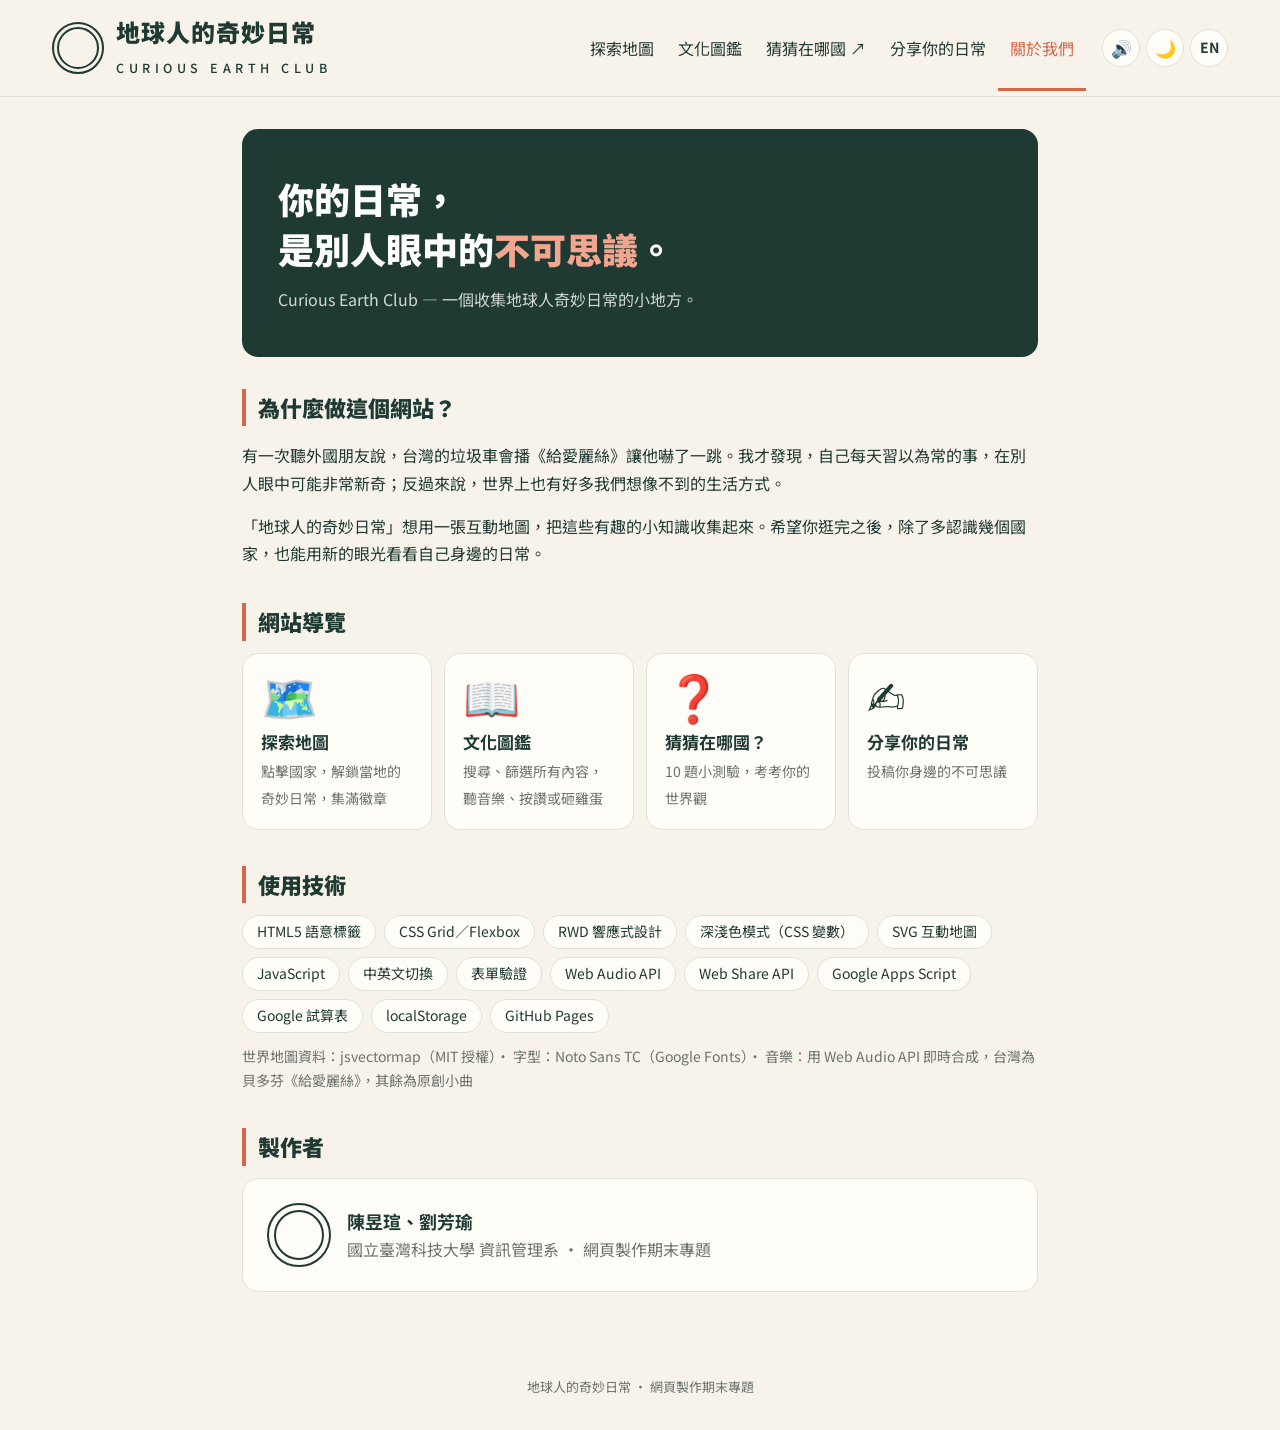
<file: about.html>
<!DOCTYPE html>
<html lang="zh-Hant">
<head>
<meta charset="UTF-8">
<meta name="viewport" content="width=device-width, initial-scale=1">
<title data-i18n="title.about">關於我們｜地球人的奇妙日常</title>
<link rel="preconnect" href="https://fonts.googleapis.com">
<link rel="preconnect" href="https://fonts.gstatic.com" crossorigin>
<link href="https://fonts.googleapis.com/css2?family=Noto+Sans+TC:wght@400;500;700;900&display=swap" rel="stylesheet">
<link rel="stylesheet" href="style.css?v=20261113j">
<!-- 先套用深淺色，避免畫面閃一下 -->
<script>
  try {
    document.documentElement.dataset.theme = localStorage.getItem("theme") ||
      (matchMedia("(prefers-color-scheme: dark)").matches ? "dark" : "light");
  } catch (e) {}
</script>
</head>
<body>

<header class="site-header">
  <div class="inner">
    <a class="brand" href="index.html">
      <span class="logo" aria-hidden="true"></span>
      <span>
        <span class="brand-name" data-i18n="brand">地球人的奇妙日常</span>
        <span class="brand-en">CURIOUS EARTH CLUB</span>
      </span>
    </a>
    <nav class="site-nav" aria-label="主選單" data-i18n-aria="nav.label">
      <a href="index.html" data-i18n="nav.map">探索地圖</a>
      <a href="culture.html" data-i18n="nav.culture">文化圖鑑</a>
      <a href="quiz.html" data-i18n="nav.quiz">猜猜在哪國 ↗</a>
      <a href="share.html" data-i18n="nav.share">分享你的日常</a>
      <a href="about.html" class="active" aria-current="page" data-i18n="nav.about">關於我們</a>
    </nav>
  </div>
</header>

<main class="page about">
  <div class="slogan-block">
    <p class="big" data-i18n-html="hero.title">你的日常，<br>是別人眼中的<em>不可思議</em>。</p>
    <p class="small" data-i18n="about.tagline">Curious Earth Club — 一個收集地球人奇妙日常的小地方。</p>
  </div>

  <section>
    <h2 data-i18n="about.whyTitle">為什麼做這個網站？</h2>
    <p data-i18n="about.why1">有一次聽外國朋友說，台灣的垃圾車會播《給愛麗絲》讓他嚇了一跳。我才發現，自己每天習以為常的事，在別人眼中可能非常新奇；反過來說，世界上也有好多我們想像不到的生活方式。</p>
    <p data-i18n="about.why2">「地球人的奇妙日常」想用一張互動地圖，把這些有趣的小知識收集起來。希望你逛完之後，除了多認識幾個國家，也能用新的眼光看看自己身邊的日常。</p>
  </section>

  <section>
    <h2 data-i18n="about.guideTitle">網站導覽</h2>
    <div class="feature-grid">
      <a class="card" href="index.html"><span class="big-emoji">🗺️</span><b data-i18n="map.full">探索地圖</b><span class="d" data-i18n="about.f1">點擊國家，解鎖當地的奇妙日常，集滿徽章</span></a>
      <a class="card" href="culture.html"><span class="big-emoji">📖</span><b data-i18n="culture.full">文化圖鑑</b><span class="d" data-i18n="about.f2">搜尋、篩選所有內容，聽音樂、按讚或砸雞蛋</span></a>
      <a class="card" href="quiz.html"><span class="big-emoji">❓</span><b data-i18n="quiz.title">猜猜在哪國</b><span class="d" data-i18n="about.f3">10 題小測驗，考考你的世界觀</span></a>
      <a class="card" href="share.html"><span class="big-emoji">✍️</span><b data-i18n="share.full">分享你的日常</b><span class="d" data-i18n="about.f4">投稿你身邊的不可思議</span></a>
    </div>
  </section>

  <section>
    <h2 data-i18n="about.techTitle">使用技術</h2>
    <div class="badges">
      <span data-i18n="tech.semantic">HTML5 語意標籤</span><span>CSS Grid／Flexbox</span><span data-i18n="tech.rwd">RWD 響應式設計</span>
      <span data-i18n="tech.dark">深淺色模式（CSS 變數）</span><span data-i18n="tech.svg">SVG 互動地圖</span><span>JavaScript</span>
      <span data-i18n="tech.i18n">中英文切換</span><span data-i18n="tech.form">表單驗證</span><span>Web Audio API</span><span>Web Share API</span>
      <span>Google Apps Script</span><span data-i18n="tech.sheets">Google 試算表</span><span>localStorage</span><span>GitHub Pages</span>
    </div>
    <p class="credits" data-i18n="about.credits">世界地圖資料：jsvectormap（MIT 授權）· 字型：Noto Sans TC（Google Fonts）· 音樂：用 Web Audio API 即時合成，台灣為貝多芬《給愛麗絲》，其餘為原創小曲</p>
  </section>


  <section>
    <h2 data-i18n="about.makerTitle">製作者</h2>
    <div class="card maker">
      <span class="logo" aria-hidden="true"></span>
      <div>
        <b class="maker-names">陳昱瑄、劉芳瑜</b><br>
        <span class="muted" data-i18n="about.school">國立臺灣科技大學 資訊管理系 · 網頁製作期末專題</span>
      </div>
    </div>
  </section>
</main>

<footer class="site-footer" data-i18n="footer">地球人的奇妙日常 · 網頁製作期末專題</footer>

<script src="data.js?v=20261113j"></script>
<script src="i18n.js?v=20261113j"></script>
<script src="app.js?v=20261113j"></script>
</body>
</html>
</file>
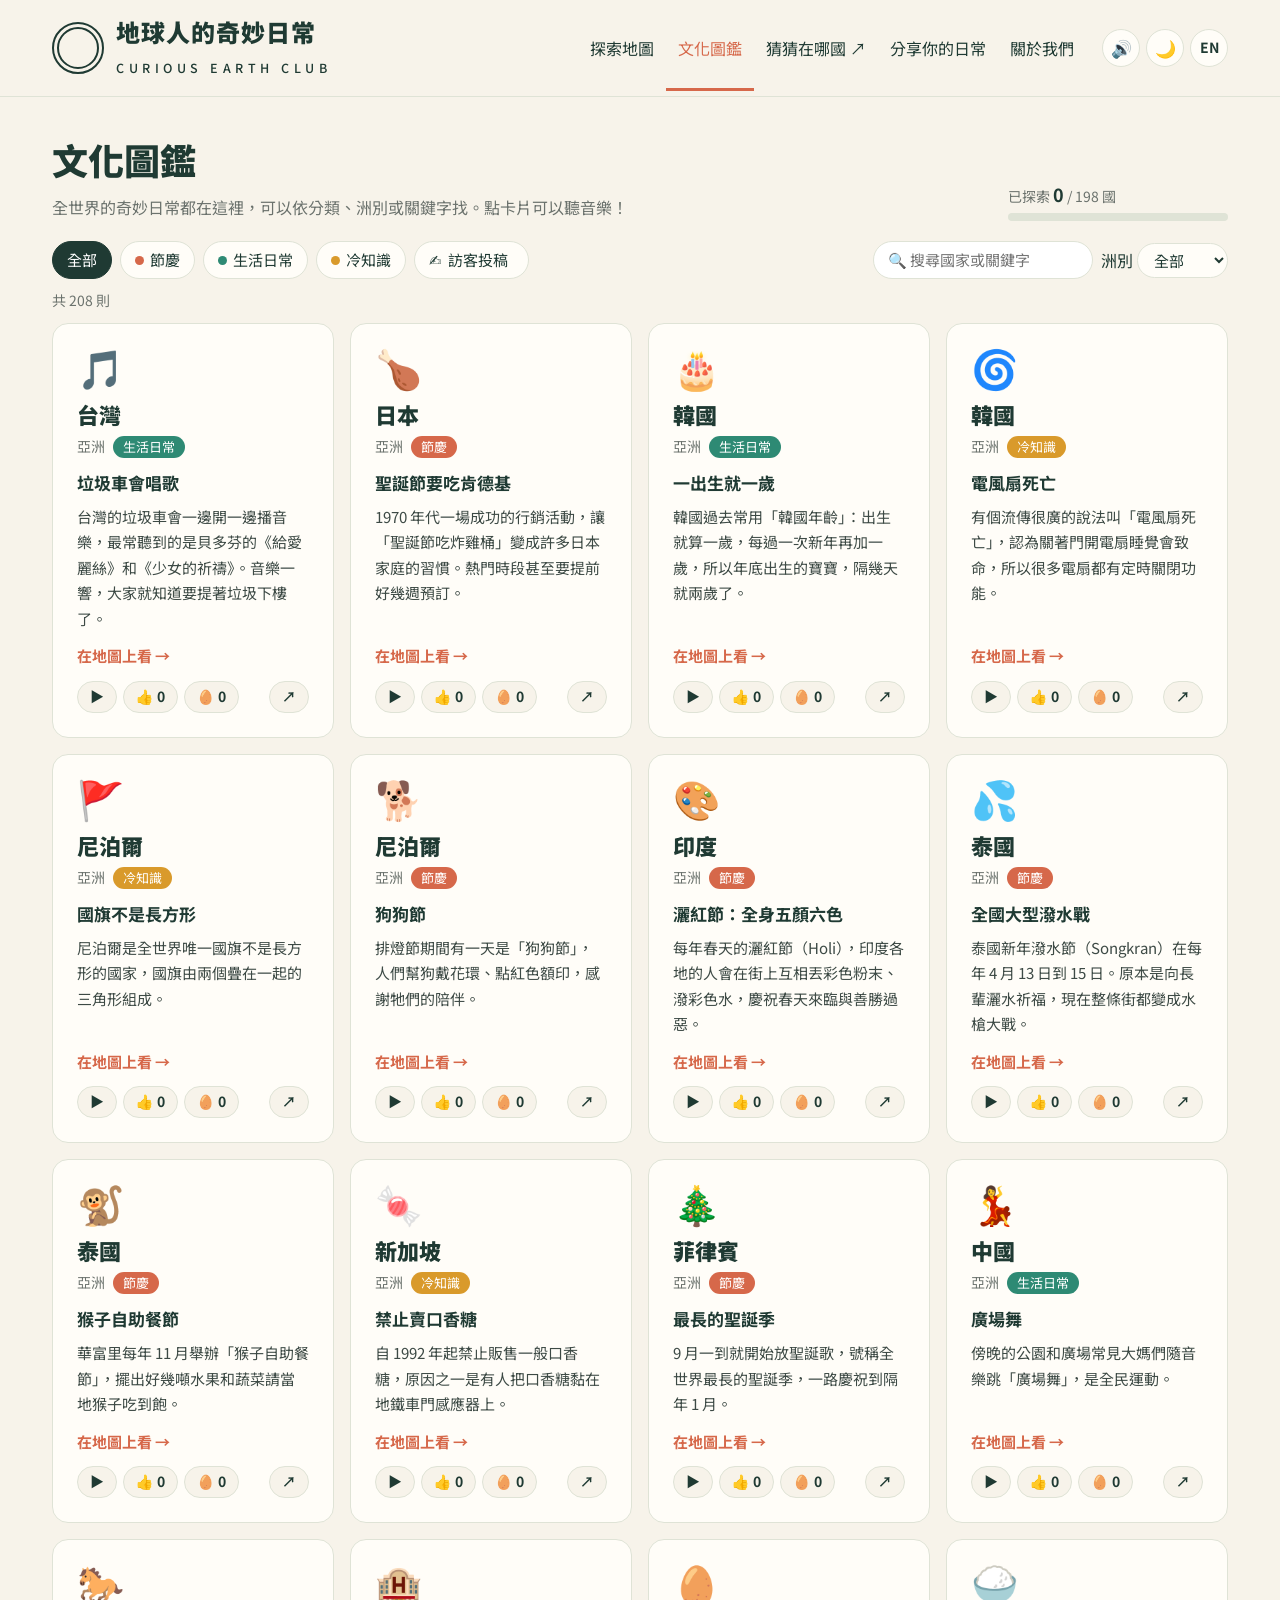
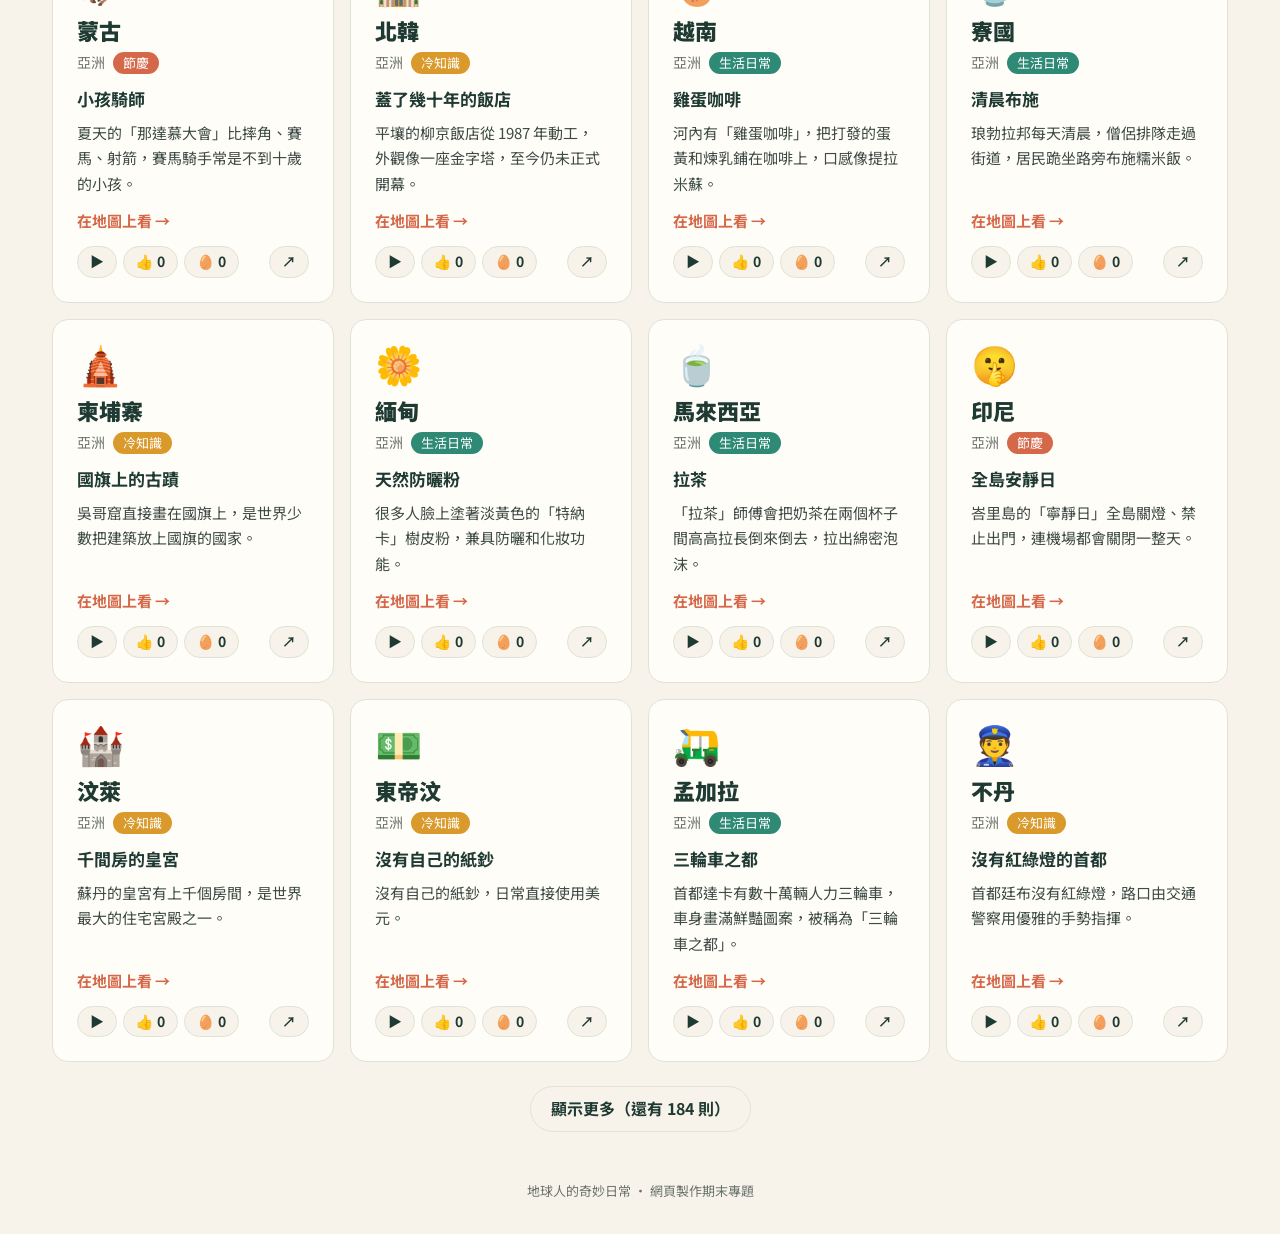
<file: culture.html>
<!DOCTYPE html>
<html lang="zh-Hant">
<head>
<meta charset="UTF-8">
<meta name="viewport" content="width=device-width, initial-scale=1">
<title data-i18n="title.culture">文化圖鑑｜地球人的奇妙日常</title>
<link rel="preconnect" href="https://fonts.googleapis.com">
<link rel="preconnect" href="https://fonts.gstatic.com" crossorigin>
<link href="https://fonts.googleapis.com/css2?family=Noto+Sans+TC:wght@400;500;700;900&display=swap" rel="stylesheet">
<link rel="stylesheet" href="style.css?v=20261113j">
<!-- 先套用深淺色，避免畫面閃一下 -->
<script>
  try {
    document.documentElement.dataset.theme = localStorage.getItem("theme") ||
      (matchMedia("(prefers-color-scheme: dark)").matches ? "dark" : "light");
  } catch (e) {}
</script>
</head>
<body>

<header class="site-header">
  <div class="inner">
    <a class="brand" href="index.html">
      <span class="logo" aria-hidden="true"></span>
      <span>
        <span class="brand-name" data-i18n="brand">地球人的奇妙日常</span>
        <span class="brand-en">CURIOUS EARTH CLUB</span>
      </span>
    </a>
    <nav class="site-nav" aria-label="主選單" data-i18n-aria="nav.label">
      <a href="index.html" data-i18n="nav.map">探索地圖</a>
      <a href="culture.html" class="active" aria-current="page" data-i18n="nav.culture">文化圖鑑</a>
      <a href="quiz.html" data-i18n="nav.quiz">猜猜在哪國 ↗</a>
      <a href="share.html" data-i18n="nav.share">分享你的日常</a>
      <a href="about.html" data-i18n="nav.about">關於我們</a>
    </nav>
  </div>
</header>

<main class="page">
  <div class="page-head">
    <div>
      <h1 data-i18n="culture.full">文化圖鑑</h1>
      <p data-i18n="culture.sub">收集全世界的奇妙日常，看看你已經解鎖了幾張。點卡片可以聽音樂！</p>
    </div>
    <div class="progress">
      <div class="progress-label" id="progress-label"></div>
      <div class="bar"><span id="bar"></span></div>
    </div>
  </div>

  <div class="toolbar" role="group" aria-label="篩選" data-i18n-aria="filter.label">
    <button class="chip" data-filter="all" aria-pressed="true" data-i18n="filter.all">全部</button>
    <button class="chip" data-filter="festival" aria-pressed="false"><span class="dot" style="background:var(--festival)"></span><span data-i18n="cat.festival">節慶</span></button>
    <button class="chip" data-filter="daily" aria-pressed="false"><span class="dot" style="background:var(--daily)"></span><span data-i18n="cat.daily">生活日常</span></button>
    <button class="chip" data-filter="trivia" aria-pressed="false"><span class="dot" style="background:var(--trivia)"></span><span data-i18n="cat.trivia">冷知識</span></button>
    <button class="chip" data-filter="community" aria-pressed="false">✍️ <span data-i18n="card.visitor">訪客投稿</span> <span id="community-count"></span></button>
    <span class="spacer"></span>
    <input type="search" class="search small" id="search" data-i18n-placeholder="culture.search" placeholder="搜尋國家或關鍵字" autocomplete="off">
    <label><span data-i18n="culture.continent">洲別</span>
      <select id="continent">
        <option value="all" data-i18n="filter.all">全部</option>
        <option value="亞洲" data-i18n="cont.asia">亞洲</option>
        <option value="歐洲" data-i18n="cont.europe">歐洲</option>
        <option value="美洲" data-i18n="cont.americas">美洲</option>
        <option value="非洲" data-i18n="cont.africa">非洲</option>
        <option value="大洋洲" data-i18n="cont.oceania">大洋洲</option>
      </select>
    </label>
  </div>

  <p class="result-count" id="result-count"></p>
  <section class="grid" id="grid" aria-live="polite"></section>
  <div class="more-wrap"><button class="btn ghost" id="more" hidden></button></div>
</main>

<footer class="site-footer" data-i18n="footer">地球人的奇妙日常 · 網頁製作期末專題</footer>

<script src="data.js?v=20261113j"></script>
<script src="i18n.js?v=20261113j"></script>
<script src="app.js?v=20261113j"></script>
<script>
const explored = loadExplored();
const PAGE = 24;          // 一次顯示幾張，按「顯示更多」再多 24 張
let cat = "all";
let continent = "all";
let query = "";
let shown = PAGE;
let submissions = [];

function matches(text) { return !query || String(text).toLowerCase().includes(query); }

function render() {
  const facts = cat === "community" ? [] : FACTS.filter(f => {
    const c = COUNTRIES[f.code];
    return (cat === "all" || f.cat === cat) && (continent === "all" || c.continent === continent) &&
      (matches(c.name) || matches(c.en) || matches(f.title) || matches(f.fact) || matches(f.en.title) || matches(f.en.fact));
  });
  const community = submissions.filter(s =>
    (cat === "all" || cat === "community" || s.category === cat) &&
    (continent === "all" || s.continent === continent) &&
    (matches(s.country) || matches(s.title) || matches(s.content)));

  // 訪客投稿排在前面，再來是國家小知識
  const cards = [...community.map(s => () => submissionCard(s)), ...facts.map(f => () => factCard(f, explored.has(f.code)))];
  const grid = document.getElementById("grid");
  grid.innerHTML = cards.length
    ? cards.slice(0, shown).map(make => make()).join("")
    : `<p class="empty">${t("culture.empty")} <a href="share.html">${t("culture.emptyLink")}</a></p>`;

  const more = document.getElementById("more");
  more.hidden = cards.length <= shown;
  more.textContent = t("culture.more", { n: cards.length - shown });
  document.getElementById("result-count").textContent = cards.length ? t("culture.count", { n: cards.length }) : "";

  document.getElementById("progress-label").innerHTML =
    t("culture.progress", { n: `<strong>${explored.size}</strong>`, total: CODES.length });
  document.getElementById("bar").style.width = (explored.size / CODES.length * 100) + "%";
}

// 換篩選條件時，從頭顯示
function update() { shown = PAGE; render(); }

document.querySelectorAll(".chip").forEach(chip => {
  chip.onclick = () => {
    cat = chip.dataset.filter;
    document.querySelectorAll(".chip").forEach(c => c.setAttribute("aria-pressed", c === chip));
    update();
  };
});
document.getElementById("continent").onchange = e => { continent = e.target.value; update(); };
document.getElementById("search").oninput = e => { query = e.target.value.trim().toLowerCase(); update(); };
document.getElementById("more").onclick = () => { shown += PAGE; render(); };
document.addEventListener("langchange", render);

// 從分享頁跳過來時（culture.html#community），直接顯示訪客投稿
if (location.hash === "#community") {
  cat = "community";
  document.querySelectorAll(".chip").forEach(c => c.setAttribute("aria-pressed", c.dataset.filter === "community"));
}

render();
fetchSubmissions().then(result => {
  submissions = result.items;
  document.getElementById("community-count").textContent = submissions.length ? `(${submissions.length})` : "";
  render();
});
</script>
</body>
</html>
</file>
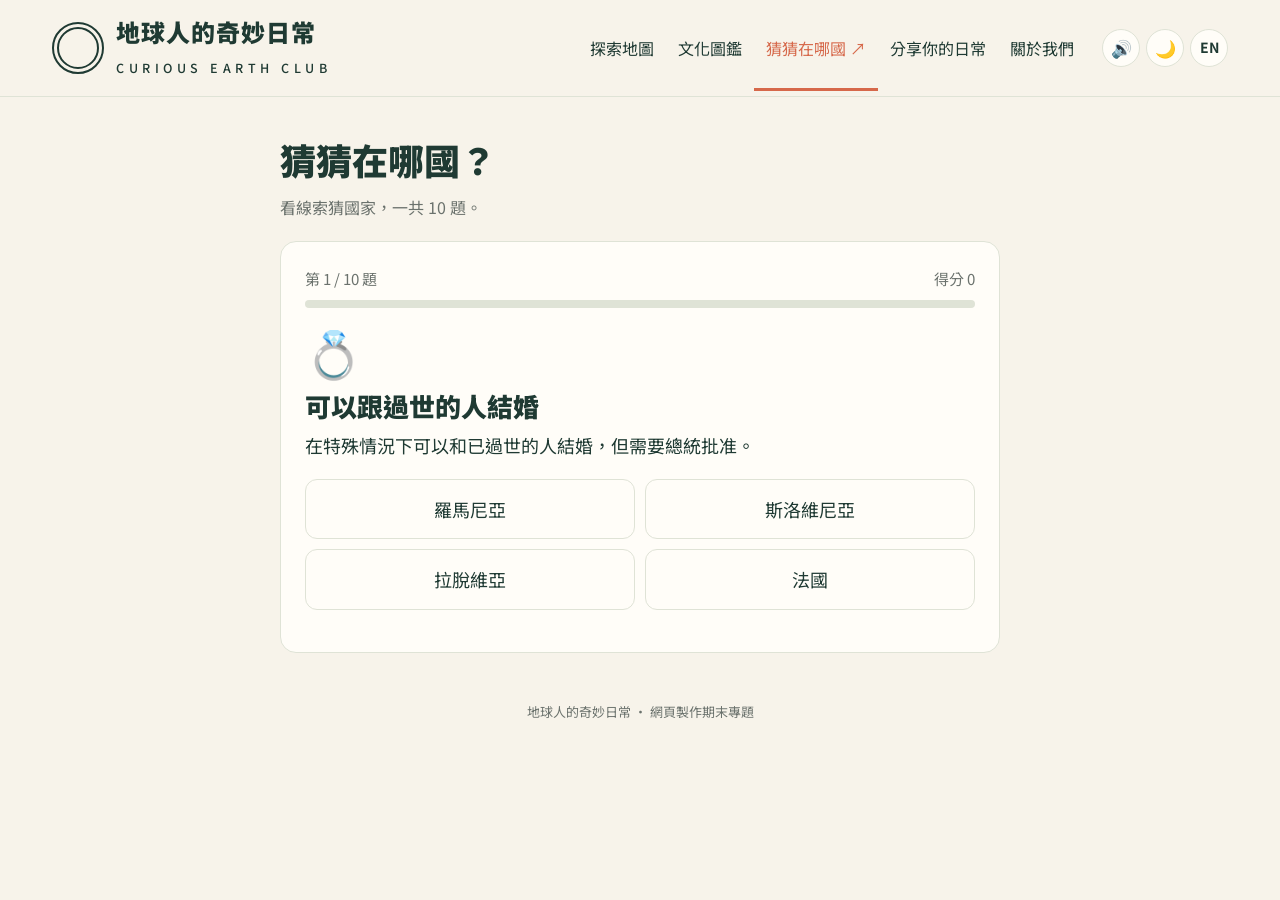
<file: quiz.html>
<!DOCTYPE html>
<html lang="zh-Hant">
<head>
<meta charset="UTF-8">
<meta name="viewport" content="width=device-width, initial-scale=1">
<title data-i18n="title.quiz">猜猜在哪國｜地球人的奇妙日常</title>
<link rel="preconnect" href="https://fonts.googleapis.com">
<link rel="preconnect" href="https://fonts.gstatic.com" crossorigin>
<link href="https://fonts.googleapis.com/css2?family=Noto+Sans+TC:wght@400;500;700;900&display=swap" rel="stylesheet">
<link rel="stylesheet" href="style.css?v=20261113j">
<!-- 先套用深淺色，避免畫面閃一下 -->
<script>
  try {
    document.documentElement.dataset.theme = localStorage.getItem("theme") ||
      (matchMedia("(prefers-color-scheme: dark)").matches ? "dark" : "light");
  } catch (e) {}
</script>
</head>
<body>

<header class="site-header">
  <div class="inner">
    <a class="brand" href="index.html">
      <span class="logo" aria-hidden="true"></span>
      <span>
        <span class="brand-name" data-i18n="brand">地球人的奇妙日常</span>
        <span class="brand-en">CURIOUS EARTH CLUB</span>
      </span>
    </a>
    <nav class="site-nav" aria-label="主選單" data-i18n-aria="nav.label">
      <a href="index.html" data-i18n="nav.map">探索地圖</a>
      <a href="culture.html" data-i18n="nav.culture">文化圖鑑</a>
      <a href="quiz.html" class="active" aria-current="page" data-i18n="nav.quiz">猜猜在哪國 ↗</a>
      <a href="share.html" data-i18n="nav.share">分享你的日常</a>
      <a href="about.html" data-i18n="nav.about">關於我們</a>
    </nav>
  </div>
</header>

<main class="page">
  <div class="quiz">
    <div class="page-head">
      <div>
        <h1 data-i18n="quiz.title">猜猜在哪國？</h1>
        <p data-i18n="quiz.sub">看線索猜國家，一共 10 題。</p>
      </div>
    </div>
    <section class="card" id="quiz" aria-live="polite"></section>
  </div>
</main>

<footer class="site-footer" data-i18n="footer">地球人的奇妙日常 · 網頁製作期末專題</footer>

<script src="data.js?v=20261113j"></script>
<script src="i18n.js?v=20261113j"></script>
<script src="app.js?v=20261113j"></script>
<script>
const TOTAL = 10;
// 測驗狀態：換語言時用同一份狀態重畫，不會重新出題
let questions = [];   // [{ fid: "TW", answer: "TW", options: ["TW", "JP", ...], picked: null }]
let index = 0;
let score = 0;
let finished = false;
const box = document.getElementById("quiz");

function shuffle(arr) {
  const a = [...arr];
  for (let i = a.length - 1; i > 0; i--) {
    const j = Math.floor(Math.random() * (i + 1));
    [a[i], a[j]] = [a[j], a[i]];
  }
  return a;
}

// 把線索裡的國名（中文、英文）遮起來，免得直接看到答案
function hideName(text, code) {
  const c = COUNTRIES[code];
  return [c.name, c.en].reduce((s, name) => s.split(name).join("＿＿"), text);
}

// 錯誤選項盡量挑同一洲的國家，比較有挑戰性
function pickOptions(answer) {
  const sameContinent = CODES.filter(x => x !== answer && COUNTRIES[x].continent === COUNTRIES[answer].continent);
  const others = sameContinent.length >= 3 ? sameContinent : CODES.filter(x => x !== answer);
  return shuffle([answer, ...shuffle(others).slice(0, 3)]);
}

function start() {
  // 每一題來自不同國家
  const picked = new Set();
  questions = shuffle(FACTS).filter(f => !picked.has(f.code) && picked.add(f.code)).slice(0, TOTAL).map(f => ({
    fid: f.id,
    answer: f.code,
    options: pickOptions(f.code),
    picked: null
  }));
  index = 0;
  score = 0;
  finished = false;
  render();
}

function render() {
  finished ? renderResult() : renderQuestion();
}

function renderQuestion() {
  const q = questions[index];
  const c = F(FACT_BY_ID[q.fid]);
  box.innerHTML = `
    <div class="pop">
      <div class="quiz-top"><span>${t("quiz.progress", { n: index + 1, total: TOTAL })}</span><span>${t("quiz.score", { n: score })}</span></div>
      <div class="bar"><span style="width:${index / TOTAL * 100}%"></span></div>
      <div class="big-emoji" style="margin-top:20px">${c.emoji}</div>
      <h2>${c.title}</h2>
      <p class="clue">${hideName(c.fact, q.answer)}</p>
      <div class="options">${q.options.map(code =>
        `<button class="option" data-code="${code}">${countryName(code)}</button>`).join("")}
      </div>
      <div class="feedback" id="feedback"></div>
    </div>`;
  box.querySelectorAll(".option").forEach(btn => btn.onclick = () => answerWith(btn.dataset.code));
  if (q.picked) showFeedback();
}

function answerWith(picked) {
  const q = questions[index];
  q.picked = picked;
  if (picked === q.answer) {
    score++;
    if (soundOn) playTune(tuneKey(FACT_BY_ID[q.fid]));   // 答對就播這則的小曲
  }
  box.querySelector(".quiz-top span:last-child").textContent = t("quiz.score", { n: score });
  showFeedback();
}

function showFeedback() {
  const q = questions[index];
  const c = F(FACT_BY_ID[q.fid]);
  const right = q.picked === q.answer;
  box.querySelectorAll(".option").forEach(btn => {
    btn.disabled = true;
    if (btn.dataset.code === q.answer) btn.classList.add("correct");
    else if (btn.dataset.code === q.picked) btn.classList.add("wrong");
  });

  const last = index === TOTAL - 1;
  document.getElementById("feedback").innerHTML = `
    <div class="verdict">${right ? t("quiz.right") : t("quiz.wrong", { name: c.name })}</div>
    ${c.bonus ? `<div class="bonus" style="margin-top:8px"><b>💡 ${t("card.didYouKnow")}</b>${c.bonus}</div>` : ""}
    <div class="card-actions">
      <a class="btn ghost" href="index.html#${q.fid}">${t("quiz.onMap")}</a>
      <button class="btn" id="next">${last ? t("quiz.seeResult") : t("quiz.next")}</button>
    </div>`;
  document.getElementById("next").onclick = () => {
    if (last) finished = true; else index++;
    render();
  };
}

function renderResult() {
  const msg = score >= 9 ? t("quiz.msgHigh") : score >= 6 ? t("quiz.msgMid") : t("quiz.msgLow");
  box.innerHTML = `
    <div class="result pop">
      <p>${t("quiz.yourScore")}</p>
      <div class="score">${score} / ${TOTAL}</div>
      <h2>${msg}</h2>
      <div class="card-actions">
        <a class="btn ghost" href="culture.html">${t("quiz.toCulture")}</a>
        <button class="btn ghost" id="share-score">↗ ${t("quiz.shareScore")}</button>
        <button class="btn" id="again">${t("quiz.again")}</button>
      </div>
    </div>`;
  document.getElementById("again").onclick = start;
  document.getElementById("share-score").onclick = () => shareLink({
    title: t("quiz.title"),
    text: t("quiz.shareText", { n: score, total: TOTAL }),
    page: "quiz.html"
  });
  if (score >= 6) confetti();
}

document.addEventListener("langchange", () => {
  // 結果頁換語言時不要再撒一次彩帶
  if (finished) {
    const keep = window.confetti;
    window.confetti = () => {};
    render();
    window.confetti = keep;
  } else {
    render();
  }
});

start();
</script>
</body>
</html>
</file>
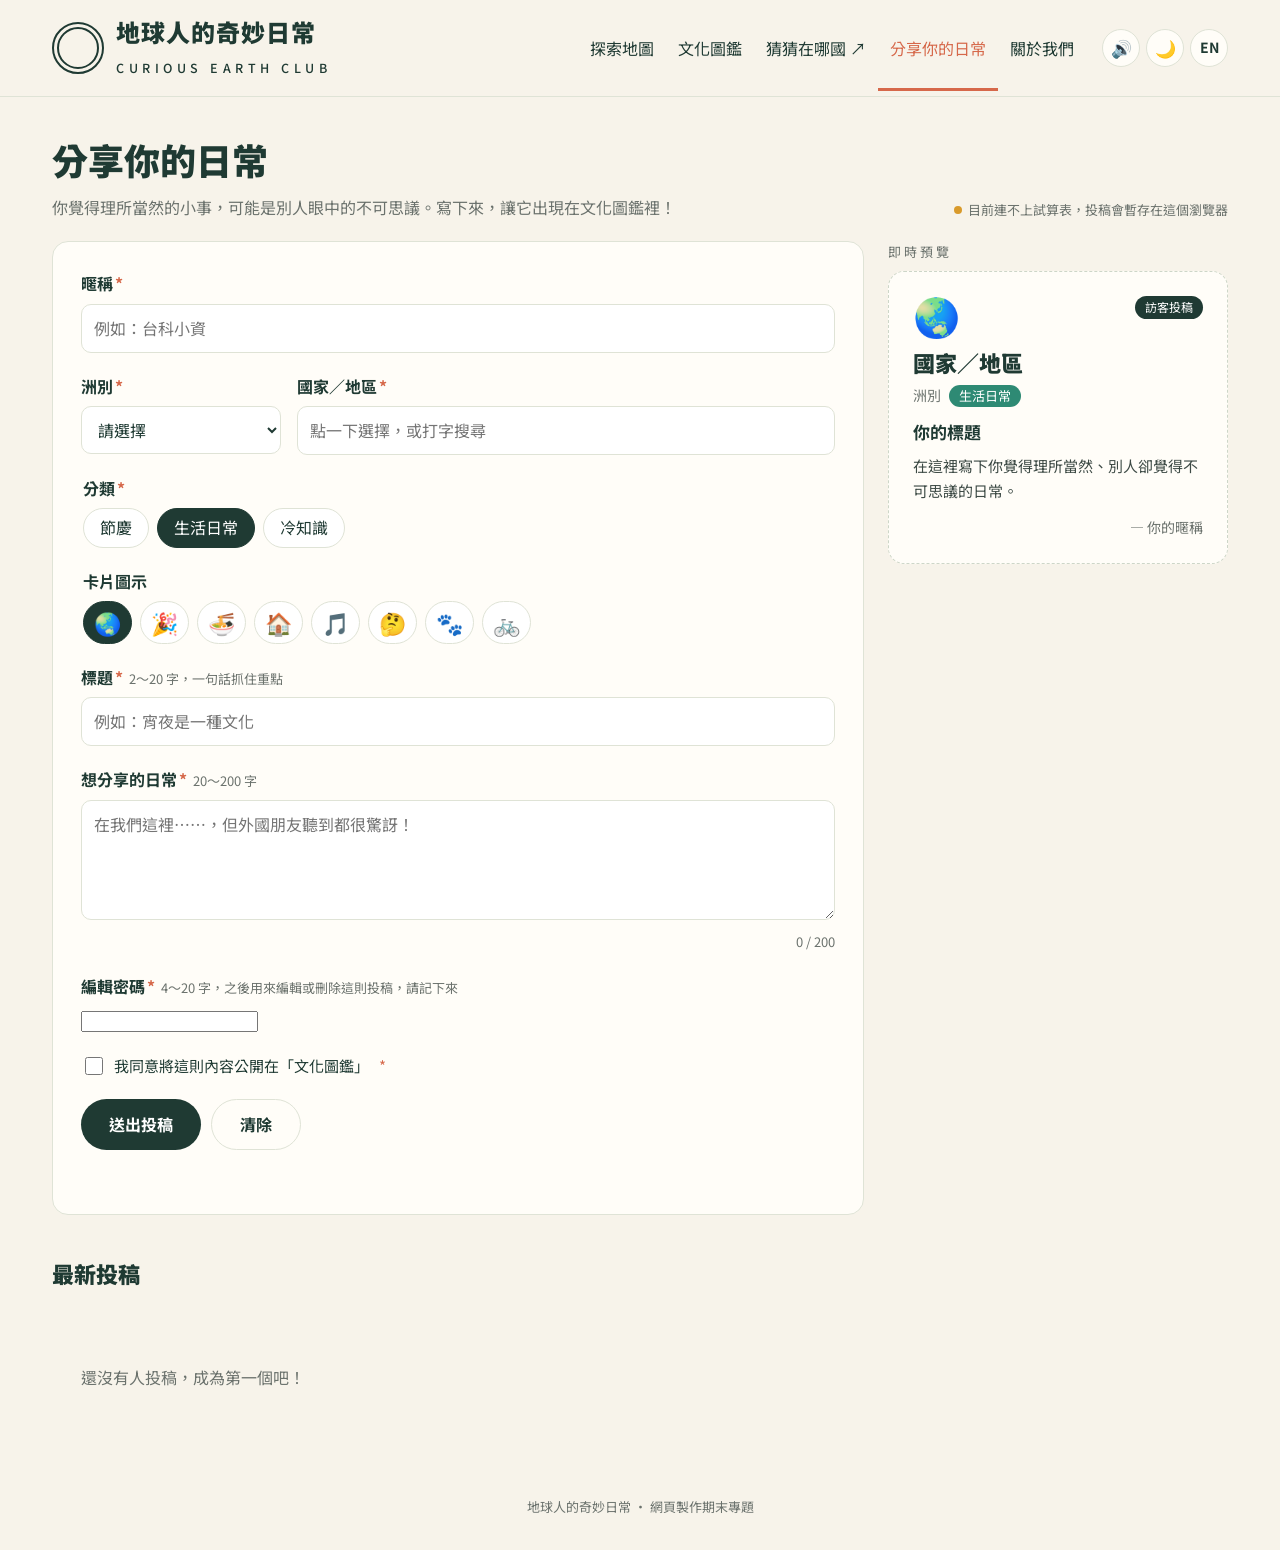
<file: share.html>
<!DOCTYPE html>
<html lang="zh-Hant">
<head>
<meta charset="UTF-8">
<meta name="viewport" content="width=device-width, initial-scale=1">
<title data-i18n="title.share">分享你的日常｜地球人的奇妙日常</title>
<link rel="preconnect" href="https://fonts.googleapis.com">
<link rel="preconnect" href="https://fonts.gstatic.com" crossorigin>
<link href="https://fonts.googleapis.com/css2?family=Noto+Sans+TC:wght@400;500;700;900&display=swap" rel="stylesheet">
<link rel="stylesheet" href="style.css?v=20261113j">
<!-- 先套用深淺色，避免畫面閃一下 -->
<script>
  try {
    document.documentElement.dataset.theme = localStorage.getItem("theme") ||
      (matchMedia("(prefers-color-scheme: dark)").matches ? "dark" : "light");
  } catch (e) {}
</script>
</head>
<body>

<header class="site-header">
  <div class="inner">
    <a class="brand" href="index.html">
      <span class="logo" aria-hidden="true"></span>
      <span>
        <span class="brand-name" data-i18n="brand">地球人的奇妙日常</span>
        <span class="brand-en">CURIOUS EARTH CLUB</span>
      </span>
    </a>
    <nav class="site-nav" aria-label="主選單" data-i18n-aria="nav.label">
      <a href="index.html" data-i18n="nav.map">探索地圖</a>
      <a href="culture.html" data-i18n="nav.culture">文化圖鑑</a>
      <a href="quiz.html" data-i18n="nav.quiz">猜猜在哪國 ↗</a>
      <a href="share.html" class="active" aria-current="page" data-i18n="nav.share">分享你的日常</a>
      <a href="about.html" data-i18n="nav.about">關於我們</a>
    </nav>
  </div>
</header>

<main class="page">
  <div class="page-head">
    <div>
      <h1 id="page-title" data-i18n="share.full">分享你的日常</h1>
      <p id="page-sub" data-i18n="share.sub">你覺得理所當然的小事，可能是別人眼中的不可思議。寫下來，讓它出現在文化圖鑑裡！</p>
    </div>
    <span class="mode" id="mode" data-i18n="share.checking">檢查連線中…</span>
  </div>

  <div class="share-layout">
    <section class="card form-card" id="form-area">
      <form id="share-form" novalidate>
        <div class="editing-banner" id="editing-banner" hidden>
          <span>✏️ <b data-i18n="share.editTitle">編輯你的投稿</b></span>
          <span>
            <button type="button" class="btn ghost danger" id="delete-post" data-i18n="share.deletePost">🗑️ 刪除這則投稿</button>
            <a class="btn ghost" href="share.html" id="cancel-edit" data-i18n="share.cancelEdit">取消編輯</a>
          </span>
        </div>

        <div class="field">
          <label for="nickname"><span data-i18n="share.nickname">暱稱</span><span class="req">*</span></label>
          <input type="text" id="nickname" name="nickname" required maxlength="20" data-i18n-placeholder="share.nicknamePh" placeholder="例如：台科小資">
        </div>

        <!-- 先選洲別，國家清單就只列那一洲 -->
        <div class="row row-cont">
          <div class="field">
            <label for="continent"><span data-i18n="culture.continent">洲別</span><span class="req">*</span></label>
            <!-- value 固定用中文，因為後端用中文檢查；畫面上顯示的文字會跟著語言切換 -->
            <select id="continent" name="continent" required>
              <option value="" data-i18n="share.choose">請選擇</option>
              <option value="亞洲" data-i18n="cont.asia">亞洲</option>
              <option value="歐洲" data-i18n="cont.europe">歐洲</option>
              <option value="美洲" data-i18n="cont.americas">美洲</option>
              <option value="非洲" data-i18n="cont.africa">非洲</option>
              <option value="大洋洲" data-i18n="cont.oceania">大洋洲</option>
            </select>
          </div>
          <div class="field">
            <label for="country"><span data-i18n="share.country">國家／地區</span><span class="req">*</span></label>
            <!-- 可搜尋的下拉選單（combobox）：打字篩選，也可以直接捲動挑選 -->
            <div class="combo">
              <input type="text" id="country" name="country" required maxlength="30" autocomplete="off"
                role="combobox" aria-autocomplete="list" aria-expanded="false" aria-controls="country-options"
                data-i18n-placeholder="share.countryPh" placeholder="例如：台灣">
              <ul class="combo-list" id="country-options" role="listbox" hidden></ul>
            </div>
          </div>
        </div>

        <fieldset class="field">
          <legend><span data-i18n="share.category">分類</span><span class="req">*</span></legend>
          <div class="radio-group">
            <label><input type="radio" name="category" value="festival" required><span data-i18n="cat.festival">節慶</span></label>
            <label><input type="radio" name="category" value="daily" checked><span data-i18n="cat.daily">生活日常</span></label>
            <label><input type="radio" name="category" value="trivia"><span data-i18n="cat.trivia">冷知識</span></label>
          </div>
        </fieldset>

        <fieldset class="field">
          <legend data-i18n="share.icon">卡片圖示</legend>
          <div class="radio-group emoji-group" id="emoji-group"></div>
        </fieldset>

        <div class="field">
          <label for="title"><span data-i18n="share.titleLabel">標題</span><span class="req">*</span><span class="hint" data-i18n="share.titleHint">2～20 字，一句話抓住重點</span></label>
          <input type="text" id="title" name="title" required minlength="2" maxlength="20" data-i18n-placeholder="share.titlePh" placeholder="例如：宵夜是一種文化">
        </div>

        <div class="field">
          <label for="content"><span data-i18n="share.content">想分享的日常</span><span class="req">*</span><span class="hint" data-i18n="share.contentHint">20～200 字</span></label>
          <textarea id="content" name="content" required minlength="20" maxlength="200"
            data-i18n-placeholder="share.contentPh" placeholder="在我們這裡……，但外國朋友聽到都很驚訝！"></textarea>
          <div class="counter" id="counter">0 / 200</div>
        </div>

        <div class="field">
          <label for="password"><span id="pw-label" data-i18n="share.password">編輯密碼</span><span class="req">*</span><span class="hint" id="pw-hint" data-i18n="share.passwordHint">4～20 字，之後用來編輯或刪除這則投稿，請記下來</span></label>
          <input type="password" id="password" name="password" required minlength="4" maxlength="20" autocomplete="new-password">
        </div>

        <label class="check field" id="agree-field">
          <input type="checkbox" name="agree" value="yes" required>
          <span data-i18n="share.agree">我同意將這則內容公開在「文化圖鑑」</span><span class="req">*</span>
        </label>

        <div class="form-actions">
          <button type="submit" class="btn" id="submit-btn" data-i18n="share.submit">送出投稿</button>
          <button type="reset" class="btn ghost" data-i18n="share.reset">清除</button>
        </div>
        <div class="form-error" id="form-error" role="alert"></div>
      </form>
    </section>

    <aside class="side">
      <p class="preview-label" data-i18n="share.preview">即時預覽</p>
      <div id="preview"></div>
    </aside>
  </div>

  <h2 class="section-title" data-i18n="share.latest">最新投稿</h2>
  <section class="grid" id="latest"></section>
</main>

<footer class="site-footer" data-i18n="footer">地球人的奇妙日常 · 網頁製作期末專題</footer>

<script src="data.js?v=20261113j"></script>
<script src="i18n.js?v=20261113j"></script>
<script src="app.js?v=20261113j"></script>
<script>
const form = document.getElementById("share-form");
const preview = document.getElementById("preview");
const errorBox = document.getElementById("form-error");
let mode = "local";
let modeReason = "";
let submissions = [];
let lastError = null;    // 記住目前的錯誤，換語言時重新顯示

/* ===== 1. 產生圖示選項、國家建議清單 ===== */
document.getElementById("emoji-group").innerHTML = EMOJIS.map((e, i) =>
  `<label><input type="radio" name="emoji" value="${e}" ${i === 0 ? "checked" : ""}><span>${e}</span></label>`).join("");
/* ===== 國家選單：可以打字搜尋，也可以直接捲動挑 ===== */
const countryInput = form.country;
const optionList = document.getElementById("country-options");
let activeIndex = -1;     // 鍵盤上下鍵目前停在第幾個
let shownCodes = [];

// 常見的其他叫法
const ALIASES = { KR: ["南韓", "大韓民國"], AE: ["阿聯酋", "杜拜"], US: ["美利堅"], GB: ["英格蘭", "蘇格蘭"], CZ: ["捷克共和國"], TW: ["臺灣"] };
const normalize = text => String(text).trim().toLowerCase().replace(/臺/g, "台");

function findCode(text) {
  const v = normalize(text);
  if (!v) return null;
  return CODES.find(c => normalize(COUNTRIES[c].name) === v || COUNTRIES[c].en.toLowerCase() === v ||
    (ALIASES[c] || []).some(a => normalize(a) === v)) || null;
}

function openOptions() {
  const q = normalize(countryInput.value);
  const hit = c => !q || normalize(COUNTRIES[c].name).includes(q) || COUNTRIES[c].en.toLowerCase().includes(q) ||
    (ALIASES[c] || []).some(a => normalize(a).includes(q));
  shownCodes = [];
  let html = "";
  // 有選洲別就只列那一洲；那一洲搜尋不到時，改從全部國家找
  const chosen = form.continent.value;
  let continents = chosen ? [chosen] : CONTINENTS;
  if (chosen && q && !CODES.some(c => COUNTRIES[c].continent === chosen && hit(c))) continents = CONTINENTS;
  // 依洲別分組；英文模式依英文名排序，中文模式照資料順序
  for (const cont of continents) {
    let codes = CODES.filter(c => COUNTRIES[c].continent === cont && hit(c));
    if (LANG === "en") codes = codes.sort((a, b) => COUNTRIES[a].en.localeCompare(COUNTRIES[b].en));
    if (!codes.length) continue;
    html += `<li class="combo-group" role="presentation">${contName(cont)}</li>`;
    for (const c of codes) {
      html += `<li role="option" id="opt-${c}" data-code="${c}" aria-selected="false">
        <span>${countryName(c)}</span><small>${LANG === "en" ? COUNTRIES[c].name : COUNTRIES[c].en}</small></li>`;
      shownCodes.push(c);
    }
  }
  optionList.innerHTML = html || `<li class="combo-empty" role="presentation">${t("share.noCountry")}</li>`;
  optionList.hidden = false;
  countryInput.setAttribute("aria-expanded", "true");
  setActive(q && shownCodes.length ? 0 : -1);
}

function closeOptions() {
  optionList.hidden = true;
  countryInput.setAttribute("aria-expanded", "false");
  countryInput.removeAttribute("aria-activedescendant");
  activeIndex = -1;
}

function setActive(i) {
  activeIndex = i;
  optionList.querySelectorAll("[role=option]").forEach((li, n) => {
    li.classList.toggle("active", n === i);
    li.setAttribute("aria-selected", n === i);
  });
  if (i >= 0) {
    const li = document.getElementById("opt-" + shownCodes[i]);
    countryInput.setAttribute("aria-activedescendant", li.id);
    li.scrollIntoView({ block: "nearest" });
  }
}

// 選定國家：填入名稱，洲別一定跟著換
function chooseCountry(code) {
  countryInput.value = countryName(code);
  form.continent.value = COUNTRIES[code].continent;
  closeOptions();
  updatePreview();
}

// 換洲別時：已選的國家如果不在這一洲，就清掉；清單打開中就重新整理
form.continent.addEventListener("change", () => {
  const code = findCode(countryInput.value);
  if (code && COUNTRIES[code].continent !== form.continent.value) countryInput.value = "";
  if (!optionList.hidden) openOptions();
  updatePreview();
});

countryInput.addEventListener("focus", openOptions);
countryInput.addEventListener("click", openOptions);
countryInput.addEventListener("input", openOptions);
countryInput.addEventListener("keydown", e => {
  if (e.key === "ArrowDown" || e.key === "ArrowUp") {
    e.preventDefault();
    if (optionList.hidden) openOptions();
    if (!shownCodes.length) return;
    const step = e.key === "ArrowDown" ? 1 : -1;
    setActive((activeIndex + step + shownCodes.length) % shownCodes.length);
  } else if (e.key === "Enter" && !optionList.hidden && activeIndex >= 0) {
    e.preventDefault();             // 不要直接送出表單
    chooseCountry(shownCodes[activeIndex]);
  } else if (e.key === "Escape") {
    closeOptions();
  }
});
// 用 mousedown 而不是 click：避免輸入框先失去焦點、清單先關掉
optionList.addEventListener("mousedown", e => {
  const li = e.target.closest("[role=option]");
  if (li) { e.preventDefault(); chooseCountry(li.dataset.code); }
});
countryInput.addEventListener("blur", () => {
  setTimeout(closeOptions, 120);
  // 自己打完整名稱（中英文、常見叫法都可以）也算選到
  const code = findCode(countryInput.value);
  if (code) { form.continent.value = COUNTRIES[code].continent; updatePreview(); }
});

/* ===== 2. 即時預覽與字數 ===== */
function updatePreview() {
  const fd = new FormData(form);
  preview.innerHTML = submissionCard({
    emoji: fd.get("emoji") || "🌏",
    country: fd.get("country") || t("share.country"),
    continent: fd.get("continent") || t("culture.continent"),
    category: fd.get("category") || "daily",
    title: fd.get("title") || t("share.previewTitle"),
    content: fd.get("content") || t("share.previewContent"),
    nickname: fd.get("nickname") || t("share.previewName")
  }, false).replace("pop", "");

  const len = form.content.value.length;
  const counter = document.getElementById("counter");
  if (!counter) return;            // 送出成功後表單已經換成感謝畫面
  counter.textContent = `${len} / 200`;
  counter.classList.toggle("bad", len > 0 && len < 20);
}
form.addEventListener("input", updatePreview);
form.addEventListener("reset", () => setTimeout(() => {
  form.classList.remove("touched");
  showError(null);
  updatePreview();
}));

/* ===== 3. 驗證錯誤訊息 ===== */
function firstError() {
  if (!form.nickname.value.trim()) return ["nickname", "err.nickname"];
  if (!form.continent.value) return ["continent", "err.continent"];
  if (!form.country.value.trim()) return ["country", "err.country"];
  if (form.title.value.trim().length < 2) return ["title", "err.title"];
  if (form.content.value.trim().length < 20) return ["content", "err.content", { n: form.content.value.trim().length }];
  const pw = form.password.value;
  if (editingId ? !pw : (pw.length < 4 || pw.length > 20)) return ["password", editingId ? "err.passwordEdit" : "err.password"];
  if (!form.agree.checked) return ["agree", "err.agree"];
  return null;
}
// err 可以是 [欄位, 文字代碼, 變數]，或是伺服器傳回的一段文字
function showError(err) {
  lastError = err;
  if (!err) { errorBox.textContent = ""; return; }
  errorBox.textContent = "⚠️ " + (typeof err === "string" ? err : t(err[1], err[2]));
}

/* ===== 4. 送出 ===== */
form.addEventListener("submit", async e => {
  e.preventDefault();
  form.classList.add("touched");
  const err = firstError();
  if (err) {
    showError(err);
    form[err[0]].focus();
    return;
  }
  showError(null);
  const btn = document.getElementById("submit-btn");
  btn.disabled = true;
  btn.textContent = t("share.sending");
  try {
    if (editingId) {
      const item = await editSubmission(editingId, new FormData(form), mode);
      submissions = submissions.map(s => s.id === editingId ? { ...s, ...item } : s);
      renderLatest();
      showSuccess(item, true, true);
    } else {
      const { item, published } = await addSubmission(new FormData(form), mode);
      if (published) {
        submissions.unshift(item);
        renderLatest();
      }
      showSuccess(item, published);
    }
  } catch (ex) {
    showError(ex.message);
    btn.disabled = false;
    btn.textContent = t(editingId ? "share.save" : "share.submit");
  }
});

let successState = null;
function showSuccess(item, published, edited = false) {
  successState = { item, published, edited };
  document.getElementById("form-area").innerHTML = `
    <div class="success pop">
      <div class="big-emoji">${edited ? "✅" : "🎉"}</div>
      <h2>${t(edited ? "share.updated" : "share.thanks", { name: escapeHTML(item.nickname) })}</h2>
      <p>${edited ? t("share.updatedText") : published ? t("share.published") : t("share.pending")}</p>
      <div class="card-actions">
        <a class="btn ghost" href="culture.html#community">${t("share.toCulture")}</a>
        <a class="btn" href="share.html">${t("share.again")}</a>
      </div>
    </div>`;
}

function renderLatest() {
  document.getElementById("latest").innerHTML = submissions.length
    ? submissions.slice(0, 6).map(s => submissionCard(s)).join("")
    : `<p class="empty">${t("share.none")}</p>`;
}

function renderMode() {
  const label = document.getElementById("mode");
  if (!label.dataset.ready) return;
  label.textContent = mode === "sheet" ? t("mode.sheet") : modeReason === "error" ? t("mode.error") : t("mode.local");
  label.classList.toggle("server", mode === "sheet");
}

document.addEventListener("langchange", () => {
  if (!optionList.hidden) openOptions();
  updatePreview();
  renderMode();
  renderLatest();
  if (lastError) showError(lastError);
  if (successState) showSuccess(successState.item, successState.published, successState.edited);
  if (editingId && !successState) setEditingText();
});

/* ===== 編輯模式：網址是 share.html#edit-投稿編號 ===== */
let editingId = null;

function setEditingText() {
  document.getElementById("page-title").textContent = t("share.editTitle");
  document.getElementById("page-sub").textContent = t("share.editSub");
  document.getElementById("submit-btn").textContent = t("share.save");
  document.getElementById("pw-label").textContent = t("share.passwordEdit");
  document.getElementById("pw-hint").textContent = t("share.passwordEditHint");
}

function startEdit() {
  const m = /^#edit-(S\d+)$/.exec(location.hash);
  if (!m) return;
  const item = submissions.find(s => s.id === m[1]);
  if (!item) { showError(t("share.cannotEdit")); return; }
  editingId = item.id;
  // 標題、按鈕換成「編輯」的文字；這些元素之後由 JS 控制，不再跟著 data-i18n 換
  ["page-title", "page-sub", "submit-btn", "pw-label", "pw-hint"].forEach(id => delete document.getElementById(id).dataset.i18n);
  form.password.autocomplete = "current-password";
  setEditingText();
  document.getElementById("editing-banner").hidden = false;
  document.getElementById("agree-field").hidden = true;
  form.agree.checked = true;
  // 把原本的內容填回表單
  form.nickname.value = item.nickname;
  form.continent.value = item.continent;
  form.country.value = item.country;
  form.title.value = item.title;
  form.content.value = item.content;
  const cat = form.querySelector(`input[name=category][value="${item.category}"]`);
  if (cat) cat.checked = true;
  const emoji = [...form.querySelectorAll("input[name=emoji]")].find(r => r.value === item.emoji);
  if (emoji) emoji.checked = true;
  updatePreview();
  form.scrollIntoView({ behavior: "smooth", block: "start" });
}

// 刪除：按第一次變成「確定刪除？」，4 秒內再按一次才真的刪
document.getElementById("delete-post").onclick = async e => {
  const btn = e.currentTarget;
  if (!form.password.value) { showError(["password", "err.passwordEdit"]); form.password.focus(); return; }
  if (!btn.classList.contains("confirm")) {
    btn.classList.add("confirm");
    btn.textContent = t("share.confirmDelete");
    setTimeout(() => { if (!btn.disabled) { btn.classList.remove("confirm"); btn.textContent = t("share.deletePost"); } }, 4000);
    return;
  }
  btn.disabled = true;
  try {
    await hideSubmission(editingId, form.password.value, mode);
    submissions = submissions.filter(s => s.id !== editingId);
    renderLatest();
    document.getElementById("form-area").innerHTML = `
      <div class="success pop">
        <div class="big-emoji">🗑️</div>
        <h2>${t("share.deleted")}</h2>
        <p>${t("share.deletedText")}</p>
        <div class="card-actions"><a class="btn" href="share.html">${t("share.again")}</a></div>
      </div>`;
  } catch (ex) {
    btn.disabled = false;
    btn.classList.remove("confirm");
    btn.textContent = t("share.deletePost");
    showError(ex.message);
  }
};
// 已經在分享頁時，點卡片上的「編輯」只會改網址的 #，所以要監聽 hashchange
window.addEventListener("hashchange", () => { if (location.hash.startsWith("#edit-")) location.reload(); });

/* ===== 5. 啟動：判斷是存試算表還是存瀏覽器 ===== */
updatePreview();
fetchSubmissions().then(result => {
  mode = result.mode;
  modeReason = result.reason;
  submissions = result.items;
  const label = document.getElementById("mode");
  label.dataset.ready = "1";
  delete label.dataset.i18n;     // 之後由 renderMode 控制文字
  renderMode();
  renderLatest();
  startEdit();
});
</script>
</body>
</html>
</file>
<file: style.css>
/* =========================================================
   style.css — 所有頁面共用的樣式（淺色／深色模式都用 CSS 變數控制）
   ========================================================= */
:root {
  --bg: #f7f3ea;
  --ink: #1f3a33;          /* 深綠：文字、Logo */
  --muted: #6b726d;
  --line: #dfe3d6;
  --accent: #d6684a;       /* 珊瑚橘：目前頁面、強調 */
  --ocean: #dcebe8;
  --land: #ebe3d1;
  --festival: #d6684a;
  --daily: #2e8a74;
  --trivia: #d99a2b;
  --card: #fffdf8;
  --radius: 16px;
  /* 下面這些是為了深色模式抽出來的顏色 */
  --on-ink: #fff;              /* 深色按鈕上的文字 */
  --ink-hover: #2d5047;
  --input: #fff;
  --text-soft: #3d4a45;
  --land-festival: #efb6a5;
  --land-daily: #9fcfc1;
  --land-trivia: #efd096;
  --hero-glow: #efe6d2;
  --ring-accent: #e8c7b9;
  --dash: #cdd6c8;
  --th: #efeadd;
  --slogan-em: #f2a68f;
  --shadow: rgba(31, 58, 51, .08);
}

/* ---------- 深色模式：只要換掉變數，整站顏色就跟著變 ---------- */
[data-theme="dark"] {
  --bg: #121a17;
  --ink: #e4ebe7;
  --muted: #9aa7a1;
  --line: #2d3a35;
  --accent: #ec8a6b;
  --ocean: #16292a;
  --land: #2a3631;
  --festival: #e07b5f;
  --daily: #3fae92;
  --trivia: #e4b04c;
  --card: #1a2420;
  --on-ink: #13201c;
  --ink-hover: #c9d6d0;
  --input: #202c28;
  --text-soft: #c3ccc7;
  --land-festival: #8a4a3a;
  --land-daily: #2f6457;
  --land-trivia: #85672e;
  --hero-glow: #1e2b26;
  --ring-accent: #5a3b31;
  --dash: #3c4b45;
  --th: #222f2a;
  --slogan-em: #b4492e;
  --shadow: rgba(0, 0, 0, .35);
  color-scheme: dark;
}
body { transition: background .3s, color .3s; }
* { box-sizing: border-box; }
[hidden] { display: none !important; }   /* hidden 屬性永遠優先，不會被其他 display 蓋掉 */
body {
  margin: 0;
  font-family: "Noto Sans TC", system-ui, sans-serif;
  background: var(--bg);
  color: var(--ink);
  line-height: 1.7;
}
a { color: inherit; }

/* ---------- 共用導覽列 ---------- */
.site-header {
  border-bottom: 1px solid var(--line);
}
.site-header .inner {
  max-width: 1240px; margin: 0 auto; padding: 0 32px;
  display: flex; align-items: center; justify-content: space-between;
  gap: 16px; min-height: 96px; flex-wrap: wrap;
}
.brand { display: flex; align-items: center; gap: 12px; text-decoration: none; }
.logo {
  width: 52px; height: 52px; border-radius: 50%;
  border: 2.5px solid var(--ink); display: grid; place-items: center; flex: none;
}
.logo::after {
  content: ""; width: 38px; height: 38px; border-radius: 50%; border: 2.5px solid var(--ink);
}
.brand-name { font-size: 28px; font-weight: 900; line-height: 1.2; letter-spacing: 1px; }
.brand-en { display: block; font-size: 12.5px; letter-spacing: 4.5px; margin-top: 8px; font-weight: 500; }

.site-nav { display: flex; gap: 8px; margin-left: auto; }
.site-nav a {
  text-decoration: none; font-size: 18px; padding: 30px 22px 26px;
  border-bottom: 3px solid transparent; transition: color .2s;
}
.site-nav a:hover { color: var(--accent); }
.site-nav a.active { color: var(--accent); border-bottom-color: var(--accent); }

/* ---------- 頁面共用 ---------- */
.page { max-width: 1240px; margin: 0 auto; padding: 32px 32px 48px; }
.page-head { display: flex; flex-wrap: wrap; justify-content: space-between; align-items: flex-end; gap: 16px; margin-bottom: 20px; }
.page-head h1 { font-size: clamp(26px, 4vw, 36px); margin: 0; font-weight: 900; }
.page-head p { margin: 4px 0 0; color: var(--muted); }

.toolbar { display: flex; flex-wrap: wrap; gap: 8px; align-items: center; margin-bottom: 16px; }
.chip {
  border: 1.5px solid var(--line); background: var(--card); color: var(--ink);
  padding: 5px 14px; border-radius: 99px; font: inherit; font-size: 15px; cursor: pointer;
  display: inline-flex; align-items: center; gap: 6px;
}
.chip .dot { width: 9px; height: 9px; border-radius: 50%; }
.chip[aria-pressed="true"] { border-color: var(--ink); background: var(--ink); color: var(--on-ink); }
.spacer { flex: 1; }
select {
  font: inherit; font-size: 15px; padding: 5px 12px; border-radius: 99px;
  border: 1.5px solid var(--line); background: var(--card); color: var(--ink);
}
.btn {
  background: var(--ink); color: var(--on-ink); border: 0; padding: 8px 20px; border-radius: 99px;
  font: inherit; font-weight: 700; cursor: pointer; text-decoration: none; display: inline-block;
}
.btn:hover { background: var(--ink-hover); }
.btn.ghost { background: transparent; color: var(--ink); border: 1.5px solid var(--line); }
.btn.ghost:hover { border-color: var(--ink); }

.tag { color: #fff; padding: 0 10px; border-radius: 99px; font-size: 13px; }
.tag.festival { background: var(--festival); }
.tag.daily { background: var(--daily); }
.tag.trivia { background: var(--trivia); }

.progress { min-width: 220px; }
.progress-label { font-size: 14px; color: var(--muted); }
.progress-label strong { color: var(--ink); font-size: 18px; }
.bar { height: 8px; background: var(--line); border-radius: 99px; overflow: hidden; margin-top: 4px; }
.bar span { display: block; height: 100%; width: 0; background: var(--accent); transition: width .5s ease; }

.pop { animation: pop .35s ease; }
@keyframes pop { from { transform: translateY(6px); opacity: 0; } to { transform: none; opacity: 1; } }

.site-footer { text-align: center; color: var(--muted); font-size: 13px; padding: 0 24px 32px; }

/* ---------- 探索地圖 ---------- */
.map-layout { display: grid; grid-template-columns: 1fr 360px; gap: 20px; align-items: start; }
.map-wrap { position: relative; background: var(--ocean); border-radius: var(--radius); padding: 12px; overflow: hidden; min-height: 300px; }
.map-wrap.loaded { min-height: 0; }
#map { width: 100%; height: auto; display: block; }
.land { fill: var(--land); stroke: var(--ocean); stroke-width: .5; transition: fill .2s, opacity .2s; }
.land.featured { cursor: pointer; }
.land.festival { fill: var(--land-festival); }
.land.daily { fill: var(--land-daily); }
.land.trivia { fill: var(--land-trivia); }
.land.festival.explored { fill: var(--festival); }
.land.daily.explored { fill: var(--daily); }
.land.trivia.explored { fill: var(--trivia); }
.land.featured:hover, .land.featured:focus { fill: var(--ink); outline: none; }
.land.active { fill: var(--ink) !important; }
.land.dim { opacity: .25; }
.pin { cursor: pointer; }
.pin circle.core { stroke: var(--card); stroke-width: 1.4; }
.pin.festival .core { fill: var(--festival); } .pin.festival .pulse { stroke: var(--festival); }
.pin.daily .core { fill: var(--daily); } .pin.daily .pulse { stroke: var(--daily); }
.pin.trivia .core { fill: var(--trivia); } .pin.trivia .pulse { stroke: var(--trivia); }
.pin circle.pulse { fill: none; stroke-width: 1.2; animation: pulse 2s ease-out infinite; transform-box: fill-box; transform-origin: center; }
.pin.explored circle.pulse, .pin.hidden { display: none; }
@keyframes pulse { from { transform: scale(1); opacity: .9; } to { transform: scale(2.6); opacity: 0; } }
.tooltip {
  position: absolute; pointer-events: none; background: var(--ink); color: var(--on-ink);
  padding: 3px 10px; border-radius: 8px; font-size: 14px; white-space: nowrap;
  transform: translate(-50%, -130%); opacity: 0; transition: opacity .1s;
}
.tooltip.show { opacity: 1; }
.tooltip small { opacity: .7; margin-left: 4px; }
.map-status { position: absolute; inset: 0; display: grid; place-items: center; color: var(--muted); text-align: center; padding: 24px; }

.card { background: var(--card); border-radius: var(--radius); padding: 24px; border: 1px solid var(--line); }
.side { position: sticky; top: 16px; }
.big-emoji { font-size: 46px; line-height: 1; }
.card h2 { font-size: 26px; margin: 10px 0 2px; font-weight: 900; }
.meta { display: flex; gap: 8px; align-items: center; color: var(--muted); font-size: 14px; flex-wrap: wrap; }
.card h3 { font-size: 19px; margin: 16px 0 6px; }
.card p { margin: 0 0 12px; }
.bonus { background: var(--bg); border-radius: 12px; padding: 12px 14px; font-size: 15px; }
.bonus b { display: block; margin-bottom: 2px; }
.card-actions { display: flex; gap: 8px; margin-top: 16px; flex-wrap: wrap; }
.card-actions > * { flex: 1; text-align: center; }
.pick-list { display: flex; flex-wrap: wrap; gap: 6px; margin-top: 12px; }
.pick-list button { border: 0; background: var(--bg); border-radius: 99px; padding: 3px 12px; font: inherit; font-size: 14px; cursor: pointer; color: var(--ink); }
.pick-list button.explored::after { content: " ✓"; color: var(--daily); font-weight: 700; }
.pick-list button:hover { background: var(--line); }

/* ---------- 文化圖鑑 ---------- */
.grid { display: grid; grid-template-columns: repeat(auto-fill, minmax(260px, 1fr)); gap: 16px; }
.entry { display: flex; flex-direction: column; transition: transform .2s, box-shadow .2s; }
.entry:hover { transform: translateY(-3px); box-shadow: 0 8px 20px var(--shadow); }
.entry-top { display: flex; justify-content: space-between; align-items: flex-start; }
.entry .big-emoji { font-size: 38px; }
.seen { font-size: 12px; color: var(--daily); font-weight: 700; }
.entry h2 { font-size: 22px; }
.entry h3 { font-size: 17px; margin-top: 10px; }
.entry p { font-size: 15px; color: var(--text-soft); flex: 1; }
.entry a.more { text-decoration: none; color: var(--accent); font-weight: 700; font-size: 15px; }
.entry a.more:hover { text-decoration: underline; }
.empty { color: var(--muted); padding: 40px 0; text-align: center; }

/* ---------- 猜猜在哪國 ---------- */
.quiz { max-width: 720px; margin: 0 auto; }
.quiz-top { display: flex; justify-content: space-between; color: var(--muted); font-size: 15px; margin-bottom: 8px; }
.clue { font-size: 18px; }
.options { display: grid; grid-template-columns: 1fr 1fr; gap: 10px; margin-top: 18px; }
.option {
  font: inherit; font-size: 18px; padding: 14px; border-radius: 12px; cursor: pointer;
  border: 1.5px solid var(--line); background: var(--card); color: var(--ink); transition: border-color .2s, background .2s;
}
.option:hover:not(:disabled) { border-color: var(--ink); }
.option:disabled { cursor: default; }
.option.correct { background: var(--daily); border-color: var(--daily); color: #fff; }
.option.wrong { background: var(--festival); border-color: var(--festival); color: #fff; }
.feedback { margin-top: 18px; }
.feedback .verdict { font-weight: 900; font-size: 20px; }
.result { text-align: center; }
.result .score { font-size: 64px; font-weight: 900; color: var(--accent); line-height: 1.1; }

/* ---------- 首頁開場區 ---------- */
.hero {
  position: relative; overflow: hidden; border-bottom: 1px solid var(--line);
  background: radial-gradient(circle at 85% 40%, var(--hero-glow) 0, transparent 55%);
}
.hero .inner { max-width: 1240px; margin: 0 auto; padding: 72px 32px 80px; position: relative; z-index: 1; }
.eyebrow { font-size: 13px; letter-spacing: 4px; color: var(--accent); font-weight: 700; margin: 0 0 16px; }
.hero h1 { font-size: clamp(34px, 6vw, 64px); line-height: 1.25; margin: 0; font-weight: 900; max-width: 14em; }
.hero h1 em { font-style: normal; color: var(--accent); }
.hero p.lead { font-size: 18px; color: var(--muted); max-width: 32em; margin: 20px 0 28px; }
.hero-actions { display: flex; gap: 10px; flex-wrap: wrap; }
.hero-actions .btn { padding: 12px 26px; font-size: 16px; }
.stats { display: flex; gap: 36px; margin-top: 44px; flex-wrap: wrap; }
.stats div { font-size: 14px; color: var(--muted); }
.stats strong { display: block; font-size: 30px; color: var(--ink); line-height: 1.2; }
.rings { position: absolute; right: -120px; top: 50%; transform: translateY(-50%); width: 560px; height: 560px; pointer-events: none; }
.rings span { position: absolute; inset: 0; border: 2px solid var(--line); border-radius: 50%; }
.rings span:nth-child(2) { inset: 70px; }
.rings span:nth-child(3) { inset: 140px; border-color: var(--ring-accent); }
.rings span:nth-child(4) { inset: 210px; background: var(--accent); opacity: .12; border: 0; }

/* ---------- 訪客投稿卡片 ---------- */
.entry.community { border-style: dashed; border-color: var(--dash); }
.by { font-size: 12px; background: var(--ink); color: var(--on-ink); padding: 1px 10px; border-radius: 99px; }
.author { color: var(--muted); font-size: 14px; text-align: right; }

/* ---------- 分享你的日常 ---------- */
.share-layout { display: grid; grid-template-columns: 1fr 340px; gap: 24px; align-items: start; }
.form-card { padding: 28px; }
.field { margin-bottom: 20px; border: 0; padding: 0; min-width: 0; }
.field > label, .field > legend { display: block; font-weight: 700; margin-bottom: 6px; padding: 0; }
.req { color: var(--accent); margin-left: 2px; }
.hint { font-size: 13px; color: var(--muted); font-weight: 400; margin-left: 6px; }
.row { display: grid; grid-template-columns: 1fr 1fr; gap: 16px; }
input[type="text"], textarea, .form-card select {
  width: 100%; font: inherit; color: var(--ink); background: var(--input);
  border: 1.5px solid var(--line); border-radius: 10px; padding: 10px 12px; transition: border-color .2s;
}
.form-card select { border-radius: 10px; padding: 10px 12px; }
textarea { min-height: 120px; resize: vertical; }
input[type="text"]:focus, textarea:focus, select:focus { outline: none; border-color: var(--ink); }
.touched input:invalid, .touched textarea:invalid, .touched select:invalid { border-color: var(--accent); }
.counter { text-align: right; font-size: 13px; color: var(--muted); margin-top: 4px; }
.counter.bad { color: var(--accent); }
.radio-group { display: flex; flex-wrap: wrap; gap: 8px; }
.radio-group label { cursor: pointer; }
.radio-group input { position: absolute; opacity: 0; pointer-events: none; }
.radio-group span {
  display: inline-block; border: 1.5px solid var(--line); background: var(--input); border-radius: 99px; padding: 5px 16px;
}
.radio-group input:checked + span { background: var(--ink); border-color: var(--ink); color: var(--on-ink); }
.radio-group input:focus-visible + span { outline: 2px solid var(--accent); outline-offset: 2px; }
.emoji-group span { font-size: 22px; padding: 2px 10px; }
.check { display: flex; gap: 8px; align-items: center; font-size: 15px; cursor: pointer; }
.check input { width: 18px; height: 18px; accent-color: var(--ink); }
.form-actions { display: flex; gap: 10px; margin-top: 8px; }
.form-actions .btn { padding: 11px 28px; font-size: 16px; }
.form-error { color: var(--accent); font-weight: 700; margin-top: 12px; min-height: 1.5em; }
.mode { font-size: 13px; color: var(--muted); display: flex; align-items: center; gap: 6px; }
.mode::before { content: ""; width: 8px; height: 8px; border-radius: 50%; background: var(--trivia); }
.mode.server::before { background: var(--daily); }
.preview-label { font-size: 13px; letter-spacing: 3px; color: var(--muted); margin: 0 0 8px; }
.success { text-align: center; padding: 40px 24px; }
.success .big-emoji { font-size: 56px; }
.section-title { font-size: 22px; font-weight: 900; margin: 40px 0 16px; }

/* ---------- 關於我們 ---------- */
.about { max-width: 860px; }
.slogan-block {
  background: var(--ink); color: var(--on-ink); border-radius: var(--radius); padding: 44px 36px; margin-bottom: 32px;
}
.slogan-block p.big { font-size: clamp(24px, 4vw, 36px); font-weight: 900; margin: 0; line-height: 1.4; }
.slogan-block p.big em { font-style: normal; color: var(--slogan-em); }
.slogan-block p.small { margin: 12px 0 0; opacity: .8; }
.about section { margin-bottom: 36px; }
.about h2 { font-size: 22px; font-weight: 900; margin: 0 0 12px; padding-left: 12px; border-left: 4px solid var(--accent); }
.feature-grid { display: grid; grid-template-columns: repeat(auto-fit, minmax(190px, 1fr)); gap: 12px; }
.feature-grid a { text-decoration: none; padding: 18px; }
.feature-grid a:hover { border-color: var(--ink); }
.feature-grid b { display: block; font-size: 17px; margin-top: 6px; }
.feature-grid span.d { font-size: 14px; color: var(--muted); }
.badges { display: flex; flex-wrap: wrap; gap: 8px; }
.badges span { background: var(--card); border: 1px solid var(--line); border-radius: 99px; padding: 4px 14px; font-size: 14px; }
table.sources { width: 100%; border-collapse: collapse; background: var(--card); border-radius: 12px; overflow: hidden; font-size: 15px; }
.sources th, .sources td { text-align: left; padding: 10px 14px; border-bottom: 1px solid var(--line); vertical-align: top; }
.sources th { background: var(--th); font-weight: 700; }
.sources td.todo { color: var(--muted); }
.maker { display: flex; gap: 16px; align-items: center; }
.maker .logo { width: 64px; height: 64px; }
.maker .logo::after { width: 46px; height: 46px; }

/* ---------- 搜尋、分頁、一國多則 ---------- */
.search {
  width: 100%; font: inherit; font-size: 15px; color: var(--ink); background: var(--input);
  border: 1.5px solid var(--line); border-radius: 99px; padding: 8px 16px; margin-top: 4px;
}
.search:focus { outline: none; border-color: var(--ink); }
.search.small { width: 220px; margin: 0; padding: 5px 14px; }
.pick-hint { font-size: 14px; color: var(--muted); margin: 10px 0 0 !important; }
.fact-pager { display: flex; align-items: center; gap: 8px; margin-top: 10px; font-size: 14px; color: var(--muted); }
.fact-pager .act { padding: 0 12px; font-size: 18px; line-height: 1.5; }
.result-count { color: var(--muted); font-size: 14px; margin: -6px 0 10px; }
.more-wrap { text-align: center; margin-top: 24px; }
.sources-box summary { cursor: pointer; font-weight: 700; color: var(--accent); margin-bottom: 12px; }
.pin { outline: none; }
.pin.active .core, .pin:focus .core { fill: var(--ink) !important; }

/* ---------- 地圖縮放 ---------- */
#map { cursor: default; user-select: none; }
#map.zoomed { cursor: grab; }
#map.zoomed:active { cursor: grabbing; }
.land { vector-effect: non-scaling-stroke; }
.zoom-ctrl {
  position: absolute; top: 20px; right: 20px; display: flex; flex-direction: column;
  background: var(--card); border: 1px solid var(--line); border-radius: 12px; overflow: hidden;
  box-shadow: 0 4px 12px var(--shadow);
}
.zoom-ctrl button {
  width: 36px; height: 34px; border: 0; background: transparent; color: var(--ink);
  font: inherit; font-size: 18px; cursor: pointer;
}
.zoom-ctrl button + button { border-top: 1px solid var(--line); }
.zoom-ctrl button:hover { background: var(--bg); }
.zoom-hint {
  position: absolute; left: 20px; bottom: 14px; margin: 0; font-size: 12px; color: var(--muted);
  background: var(--card); padding: 2px 10px; border-radius: 99px; opacity: .85; pointer-events: none;
}

/* ---------- 飛行動畫 ---------- */
.fly-layer { pointer-events: none; }
.fly-route { fill: none; stroke: var(--accent); stroke-linecap: round; opacity: .75; }
.fly-route.fade { transition: opacity 1.2s; opacity: 0; }
.fly-plane, .fly-icon { text-anchor: middle; dominant-baseline: central; }
.fly-ring { fill: none; stroke: var(--accent); }

/* 投稿頁：洲別比較窄，國家比較寬 */
.row-cont { grid-template-columns: 200px 1fr; }

/* ---------- 右上角：音樂／深淺色／語言 ---------- */
.controls { display: flex; gap: 6px; align-items: center; }
.icon-btn {
  width: 38px; height: 38px; border-radius: 50%; border: 1.5px solid var(--line);
  background: var(--card); color: var(--ink); font: inherit; font-size: 17px; cursor: pointer;
  display: grid; place-items: center; transition: border-color .2s, transform .2s;
}
.icon-btn:hover { border-color: var(--ink); transform: translateY(-1px); }
.lang-btn { font-size: 14px; font-weight: 700; }

/* ---------- 卡片下方的按鈕列 ---------- */
.card, .entry { position: relative; }
.entry[data-tune], .side[data-tune] { cursor: pointer; }
.actions { display: flex; flex-wrap: wrap; gap: 6px; margin-top: 12px; }
.act {
  position: relative; font: inherit; font-size: 14px; color: var(--ink); cursor: pointer;
  background: var(--bg); border: 1.5px solid var(--line); border-radius: 99px; padding: 3px 12px;
  display: inline-flex; align-items: center; gap: 4px; transition: border-color .2s, background .2s;
}
.act:hover { border-color: var(--ink); }
.act b { font-weight: 700; min-width: 1ch; }
.react-btn.on { background: var(--land-daily); border-color: var(--daily); }
.react-btn.egg.on { background: var(--land-trivia); border-color: var(--trivia); }
.share-btn { margin-left: auto; font-weight: 700; }
.tune-name { font-size: 14px; color: var(--muted); margin: 12px 0 0 !important; }

/* 播放中的小等化器 */
.eq { display: none; gap: 2px; align-items: flex-end; height: 12px; }
.eq i { width: 3px; background: var(--accent); border-radius: 2px; animation: eq .6s ease-in-out infinite alternate; }
.eq i:nth-child(2) { animation-delay: .2s; } .eq i:nth-child(3) { animation-delay: .4s; }
.play-btn.is-playing .eq { display: inline-flex; }
.play-btn.is-playing { border-color: var(--accent); }
@keyframes eq { from { height: 3px; } to { height: 12px; } }

/* 砸雞蛋 */
.flying-egg { position: fixed; z-index: 50; font-size: 28px; pointer-events: none; }
.splat {
  position: absolute; z-index: 5; font-size: 44px; pointer-events: none;
  transform: translate(-50%, -50%); animation: splat 1.5s ease-out forwards;
}
@keyframes splat {
  0% { transform: translate(-50%, -50%) scale(.3); opacity: 1; }
  15% { transform: translate(-50%, -50%) scale(1.3); }
  25% { transform: translate(-50%, -50%) scale(1); }
  80% { opacity: 1; }
  100% { transform: translate(-50%, -30%) scale(1); opacity: 0; }
}
.shake { animation: shake .4s ease; }
@keyframes shake {
  20% { transform: translateX(-5px) rotate(-1deg); } 40% { transform: translateX(5px) rotate(1deg); }
  60% { transform: translateX(-3px); } 80% { transform: translateX(3px); }
}
.pop-heart { position: absolute; left: 50%; top: 0; pointer-events: none; animation: heart .8s ease-out forwards; }
@keyframes heart { from { transform: translate(-50%, 0) scale(.6); opacity: 1; } to { transform: translate(-50%, -36px) scale(1.3); opacity: 0; } }

/* ---------- 提示訊息 ---------- */
#toasts { position: fixed; left: 50%; bottom: 24px; transform: translateX(-50%); z-index: 60; display: grid; gap: 8px; justify-items: center; }
.toast {
  background: var(--ink); color: var(--on-ink); padding: 10px 18px; border-radius: 99px; font-size: 15px;
  box-shadow: 0 8px 24px var(--shadow); animation: toast-in .3s ease; max-width: 90vw; word-break: break-all;
}
.toast.out { opacity: 0; transform: translateY(8px); transition: all .4s; }
.badge-toast { background: var(--accent); color: #fff; font-weight: 700; font-size: 17px; padding: 14px 24px; }
@keyframes toast-in { from { opacity: 0; transform: translateY(12px); } }

/* ---------- 投稿：編輯連結、編輯模式 ---------- */
.author-row { display: flex; align-items: center; justify-content: space-between; gap: 8px; }
.author-row .author { margin-left: auto; }
.edit-link { font-size: 13px; color: var(--muted); text-decoration: none; }
.edit-link:hover { color: var(--accent); text-decoration: underline; }
.btn.danger { color: var(--festival); border-color: var(--festival); }
.btn.danger.confirm { background: var(--festival); color: #fff; }
.editing-banner { display: flex; gap: 12px; align-items: center; justify-content: space-between; flex-wrap: wrap;
  background: var(--bg); border: 1.5px solid var(--accent); border-radius: 12px; padding: 10px 14px; margin-bottom: 20px; font-size: 15px; }

/* ---------- 可搜尋的國家選單 ---------- */
.combo { position: relative; }
.combo-list {
  position: absolute; z-index: 20; left: 0; right: 0; top: calc(100% + 4px);
  max-height: 280px; overflow-y: auto; margin: 0; padding: 6px 0; list-style: none;
  background: var(--card); border: 1.5px solid var(--line); border-radius: 12px;
  box-shadow: 0 10px 28px var(--shadow);
}
.combo-list [role=option] {
  display: flex; justify-content: space-between; align-items: baseline; gap: 12px;
  padding: 7px 14px; cursor: pointer;
}
.combo-list [role=option] small { color: var(--muted); font-size: 12px; }
.combo-list [role=option]:hover, .combo-list [role=option].active { background: var(--bg); }
.combo-list [role=option].active { box-shadow: inset 3px 0 0 var(--accent); }
.combo-group {
  position: sticky; top: -6px; padding: 6px 14px 4px; font-size: 12px; font-weight: 700;
  letter-spacing: 1px; color: var(--accent); background: var(--card);
}
.combo-empty { padding: 10px 14px; color: var(--muted); font-size: 14px; }

/* ---------- 里程徽章 ---------- */
.badge-section .section-title { margin-top: 32px; }
.badges-row { display: grid; grid-template-columns: repeat(auto-fit, minmax(190px, 1fr)); gap: 12px; }
.badge {
  display: flex; gap: 12px; align-items: center; padding: 14px 16px; border-radius: var(--radius);
  background: var(--card); border: 1.5px dashed var(--line); opacity: .6;
}
.badge.got { opacity: 1; border-style: solid; border-color: var(--trivia); }
.badge-icon { font-size: 34px; line-height: 1; }
.badge.got .badge-icon { animation: badge-pop .5s ease; }
.badge-text b { display: block; }
.badge-text small { color: var(--muted); }
@keyframes badge-pop { 50% { transform: scale(1.3) rotate(-10deg); } }

.confetti {
  position: fixed; top: -10px; width: 8px; height: 14px; z-index: 70; pointer-events: none;
  border-radius: 2px; animation: confetti linear forwards;
}
@keyframes confetti { to { transform: translateY(105vh) rotate(720deg); } }

.muted { color: var(--muted); }
.maker-names { font-size: 18px; }
.credits { font-size: 14px; color: var(--muted); margin-top: 12px; }

@media (prefers-reduced-motion: reduce) {
  *, *::before, *::after { animation-duration: .01ms !important; animation-iteration-count: 1 !important; transition: none !important; }
}

/* ---------- 手機版 ---------- */
@media (max-width: 1400px) and (min-width: 881px) {
  .site-nav { gap: 0; }
  .site-nav a { padding: 30px 12px 26px; font-size: 16px; }
  .brand-name { font-size: 24px; }
}
@media (max-width: 880px) {
  .map-layout { grid-template-columns: 1fr; }
  .side { position: static; }
  .site-header .inner { padding: 16px 20px 0; min-height: 0; }
  .controls { margin-left: auto; order: 1; }
  .logo { width: 40px; height: 40px; }
  .logo::after { width: 28px; height: 28px; }
  .brand { gap: 10px; min-width: 0; }
  .site-nav { order: 2; }
  .icon-btn { width: 32px; height: 32px; font-size: 14px; }
  .controls { gap: 4px; }
  .site-header .inner { gap: 8px; }
  .site-nav { width: calc(100% + 40px); margin: 0 -20px; padding: 0 12px; gap: 0; overflow-x: auto; scrollbar-width: none; }
  .site-nav a { padding: 12px 10px 10px; font-size: 16px; white-space: nowrap; }
  .share-layout { grid-template-columns: 1fr; }
  .row { grid-template-columns: 1fr; }
  .search.small { width: 100%; }
  .rings { width: 320px; height: 320px; right: -140px; opacity: .6; }
  .rings span:nth-child(2) { inset: 40px; } .rings span:nth-child(3) { inset: 80px; } .rings span:nth-child(4) { inset: 120px; }
  .hero .inner { padding: 48px 20px 56px; }
  .brand-name { font-size: 19px; }
  .brand-en { letter-spacing: 1.5px; font-size: 10px; margin-top: 4px; }
  .page { padding: 24px 20px 40px; }
  .options { grid-template-columns: 1fr; }
}

/* ---------- 小手機：品牌字再縮小，讓右上角按鈕跟 Logo 同一排 ---------- */
@media (max-width: 420px) {
  .brand-en { display: none; }
  .brand-name { font-size: 17px; letter-spacing: 0; }
  .logo { width: 34px; height: 34px; border-width: 2px; }
  .logo::after { width: 24px; height: 24px; border-width: 2px; }
  .site-header .inner { padding-top: 12px; }
}
</file>
